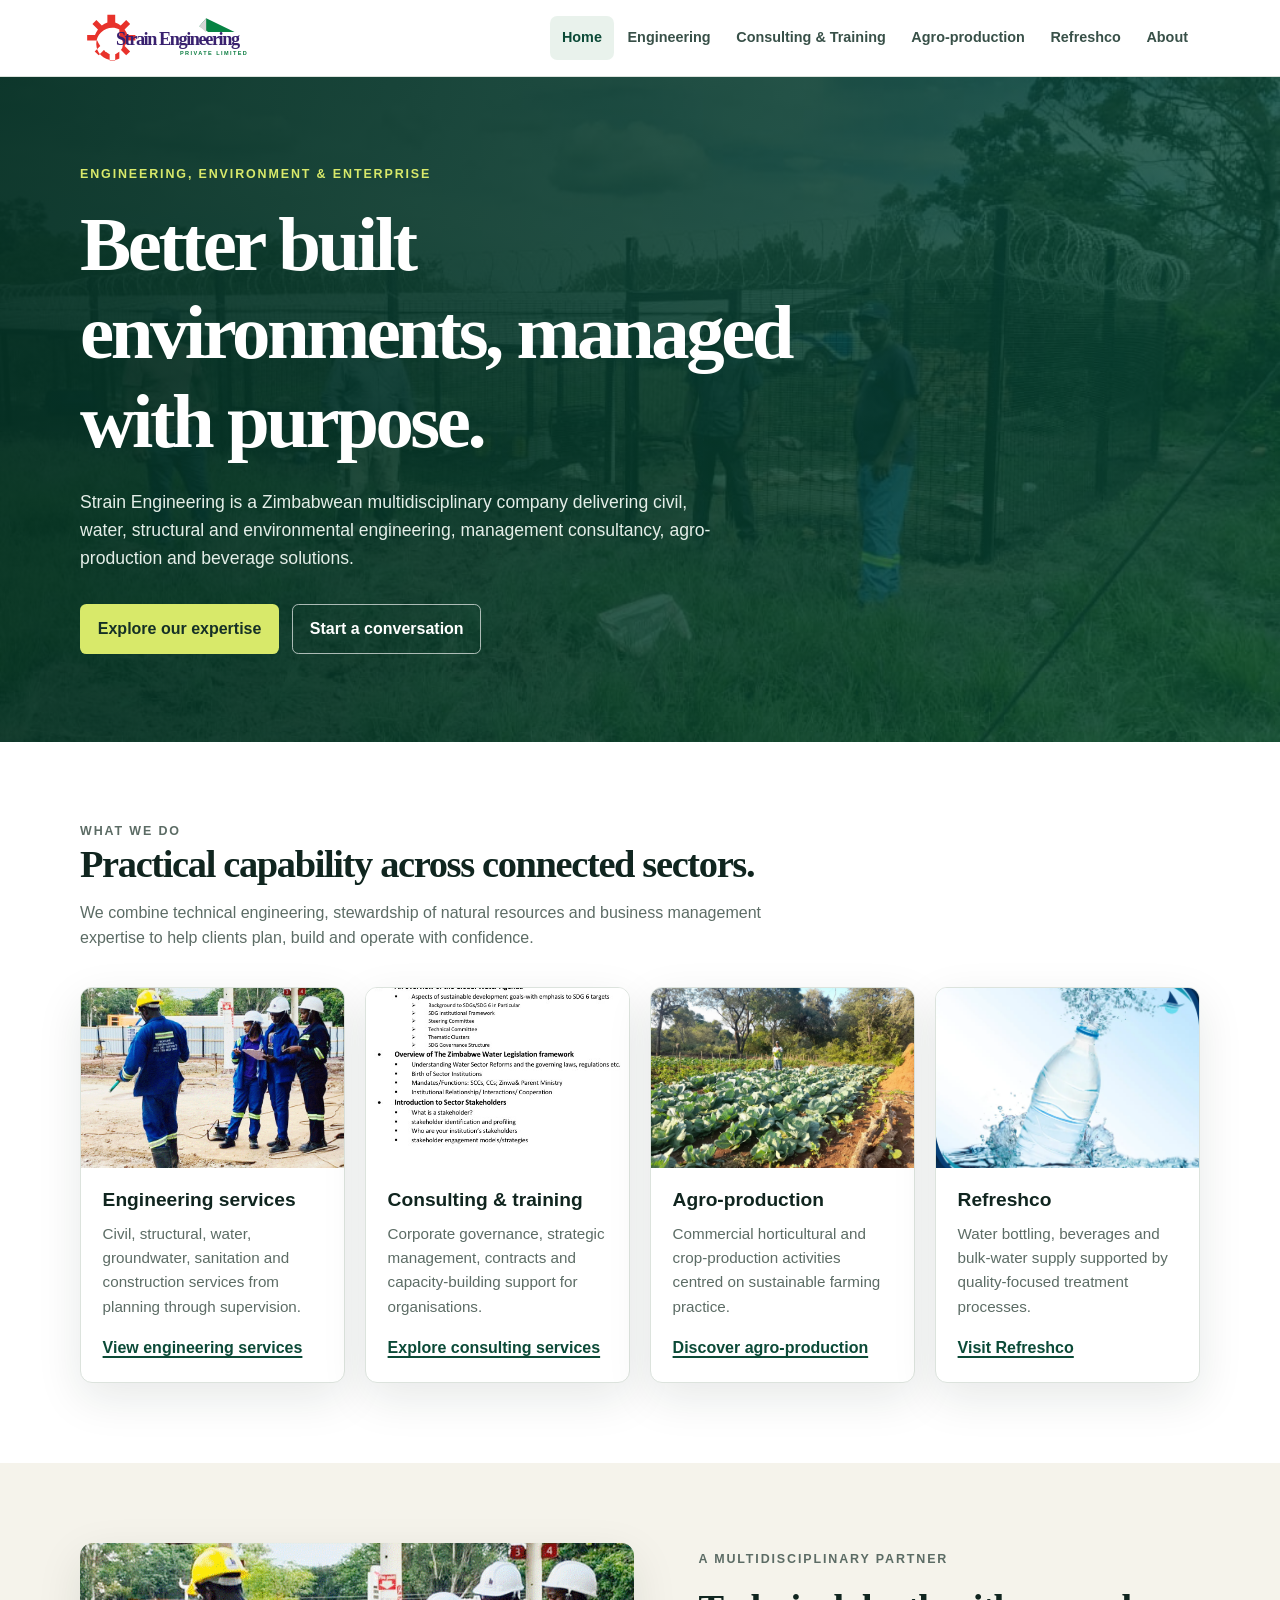
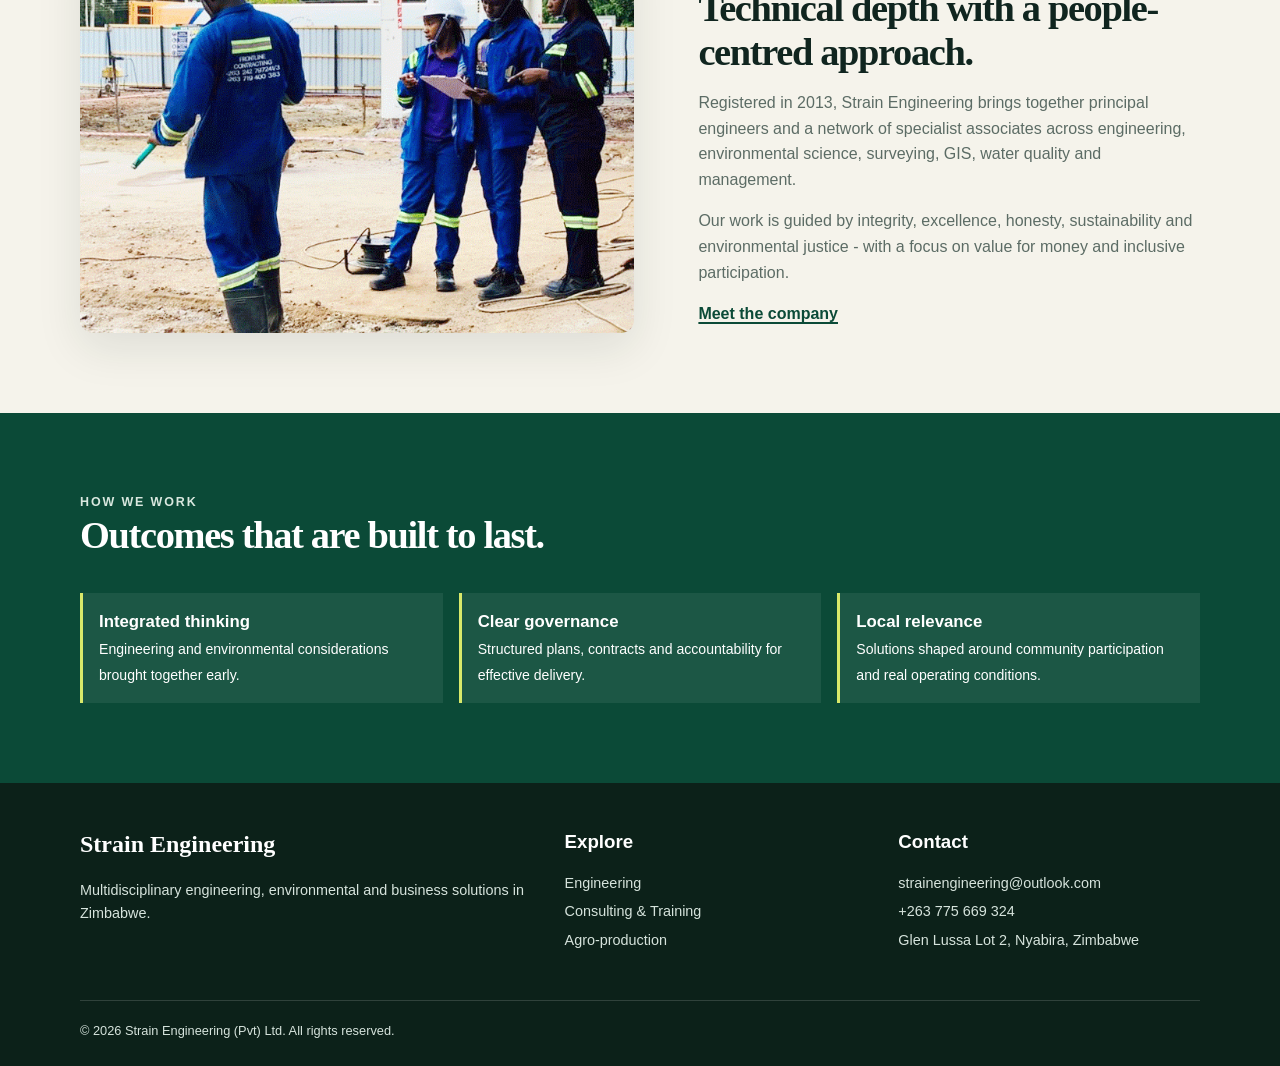
<file: index.html>
<!doctype html>
<html lang="en">
  <head>
    <meta charset="utf-8" />
    <meta name="viewport" content="width=device-width,initial-scale=1" />
    <meta
      name="description"
      content="Strain Engineering provides engineering, environmental, management consultancy, agro-production and beverage services in Zimbabwe."
    />
    <title>Strain Engineering | Sustainable solutions</title>
    <link rel="stylesheet" href="css/site.css" />
  </head>
  <body>
    <a class="skip-link" href="#main">Skip to content</a>
    <header class="site-header">
      <div class="nav-wrap">
        <a class="brand" href="index.html"
          ><img
            src="images/strain-engineering-logo.svg"
            alt="Strain Engineering logo"
          /><span>Strain Engineering<small>Private Limited</small></span></a
        ><button
          class="menu-toggle"
          type="button"
          aria-expanded="false"
          aria-controls="site-nav"
        >
          Menu
        </button>
        <nav class="site-nav" id="site-nav" aria-label="Main navigation">
          <ul>
            <li><a aria-current="page" href="index.html">Home</a></li>
            <li><a href="Engineering%20Services.html">Engineering</a></li>
            <li>
              <a href="Training%20Courses.html">Consulting &amp; Training</a>
            </li>
            <li><a href="Farming%20Services.html">Agro-production</a></li>
            <li>
              <a href="Refreshco%20Water%20And%20Beverages.html">Refreshco</a>
            </li>
            <li><a href="About.html">About</a></li>
          </ul>
        </nav>
      </div>
    </header>
    <main id="main">
      <section class="hero">
        <div class="container">
          <p class="eyebrow">Engineering, environment &amp; enterprise</p>
          <h1>Better built environments, managed with purpose.</h1>
          <p class="hero-copy">
            Strain Engineering is a Zimbabwean multidisciplinary company
            delivering civil, water, structural and environmental engineering,
            management consultancy, agro-production and beverage solutions.
          </p>
          <div class="button-row">
            <a class="button" href="Engineering%20Services.html"
              >Explore our expertise</a
            ><a class="button button--outline" href="About.html#contact"
              >Start a conversation</a
            >
          </div>
        </div>
      </section>
      <section class="section section--white">
        <div class="container">
          <div class="section-heading">
            <p class="eyebrow">What we do</p>
            <h2>Practical capability across connected sectors.</h2>
            <p>
              We combine technical engineering, stewardship of natural resources
              and business management expertise to help clients plan, build and
              operate with confidence.
            </p>
          </div>
          <div class="grid grid--services">
            <article class="card">
              <img src="images/eng.gif" alt="Engineering installation" />
              <div class="card__body">
                <h3>Engineering services</h3>
                <p>
                  Civil, structural, water, groundwater, sanitation and
                  construction services from planning through supervision.
                </p>
                <a class="text-link" href="Engineering%20Services.html"
                  >View engineering services</a
                >
              </div>
            </article>
            <article class="card">
              <img
                src="images/train1.jpg"
                alt="Professional training session"
              />
              <div class="card__body">
                <h3>Consulting &amp; training</h3>
                <p>
                  Corporate governance, strategic management, contracts and
                  capacity-building support for organisations.
                </p>
                <a class="text-link" href="Training%20Courses.html"
                  >Explore consulting services</a
                >
              </div>
            </article>
            <article class="card">
              <img
                src="images/farm.jpg"
                alt="Crops growing at Glen Brook Farm"
              />
              <div class="card__body">
                <h3>Agro-production</h3>
                <p>
                  Commercial horticultural and crop-production activities
                  centred on sustainable farming practice.
                </p>
                <a class="text-link" href="Farming%20Services.html"
                  >Discover agro-production</a
                >
              </div>
            </article>
            <article class="card">
              <img
                src="images/bottled water.webp"
                alt="Bottled water product"
              />
              <div class="card__body">
                <h3>Refreshco</h3>
                <p>
                  Water bottling, beverages and bulk-water supply supported by
                  quality-focused treatment processes.
                </p>
                <a
                  class="text-link"
                  href="Refreshco%20Water%20And%20Beverages.html"
                  >Visit Refreshco</a
                >
              </div>
            </article>
          </div>
        </div>
      </section>
      <section class="section">
        <div class="container split">
          <div class="split__image"></div>
          <div>
            <p class="eyebrow">A multidisciplinary partner</p>
            <h2>Technical depth with a people-centred approach.</h2>
            <p>
              Registered in 2013, Strain Engineering brings together principal
              engineers and a network of specialist associates across
              engineering, environmental science, surveying, GIS, water quality
              and management.
            </p>
            <p>
              Our work is guided by integrity, excellence, honesty,
              sustainability and environmental justice - with a focus on value
              for money and inclusive participation.
            </p>
            <a class="text-link" href="About.html">Meet the company</a>
          </div>
        </div>
      </section>
      <section class="section section--green">
        <div class="container">
          <div class="section-heading">
            <p class="eyebrow">How we work</p>
            <h2>Outcomes that are built to last.</h2>
          </div>
          <div class="stat-list">
            <div class="stat">
              <strong>Integrated thinking</strong
              ><span
                >Engineering and environmental considerations brought together
                early.</span
              >
            </div>
            <div class="stat">
              <strong>Clear governance</strong
              ><span
                >Structured plans, contracts and accountability for effective
                delivery.</span
              >
            </div>
            <div class="stat">
              <strong>Local relevance</strong
              ><span
                >Solutions shaped around community participation and real
                operating conditions.</span
              >
            </div>
          </div>
        </div>
      </section>
    </main>
    <footer class="site-footer">
      <div class="container footer-grid">
        <div>
          <h2>Strain Engineering</h2>
          <p>
            Multidisciplinary engineering, environmental and business solutions
            in Zimbabwe.
          </p>
        </div>
        <div>
          <h3>Explore</h3>
          <ul>
            <li><a href="Engineering%20Services.html">Engineering</a></li>
            <li>
              <a href="Training%20Courses.html">Consulting &amp; Training</a>
            </li>
            <li><a href="Farming%20Services.html">Agro-production</a></li>
          </ul>
        </div>
        <div>
          <h3>Contact</h3>
          <p>
            <a href="mailto:strainengineering@outlook.com"
              >strainengineering@outlook.com</a
            >
          </p>
          <p><a href="tel:+263775669324">+263 775 669 324</a></p>
          <p>Glen Lussa Lot 2, Nyabira, Zimbabwe</p>
        </div>
      </div>
      <div class="container footer-bottom">
        &copy; 2026 Strain Engineering (Pvt) Ltd. All rights reserved.
      </div>
    </footer>
    <script src="js/site.js"></script>
  </body>
</html>
</file>
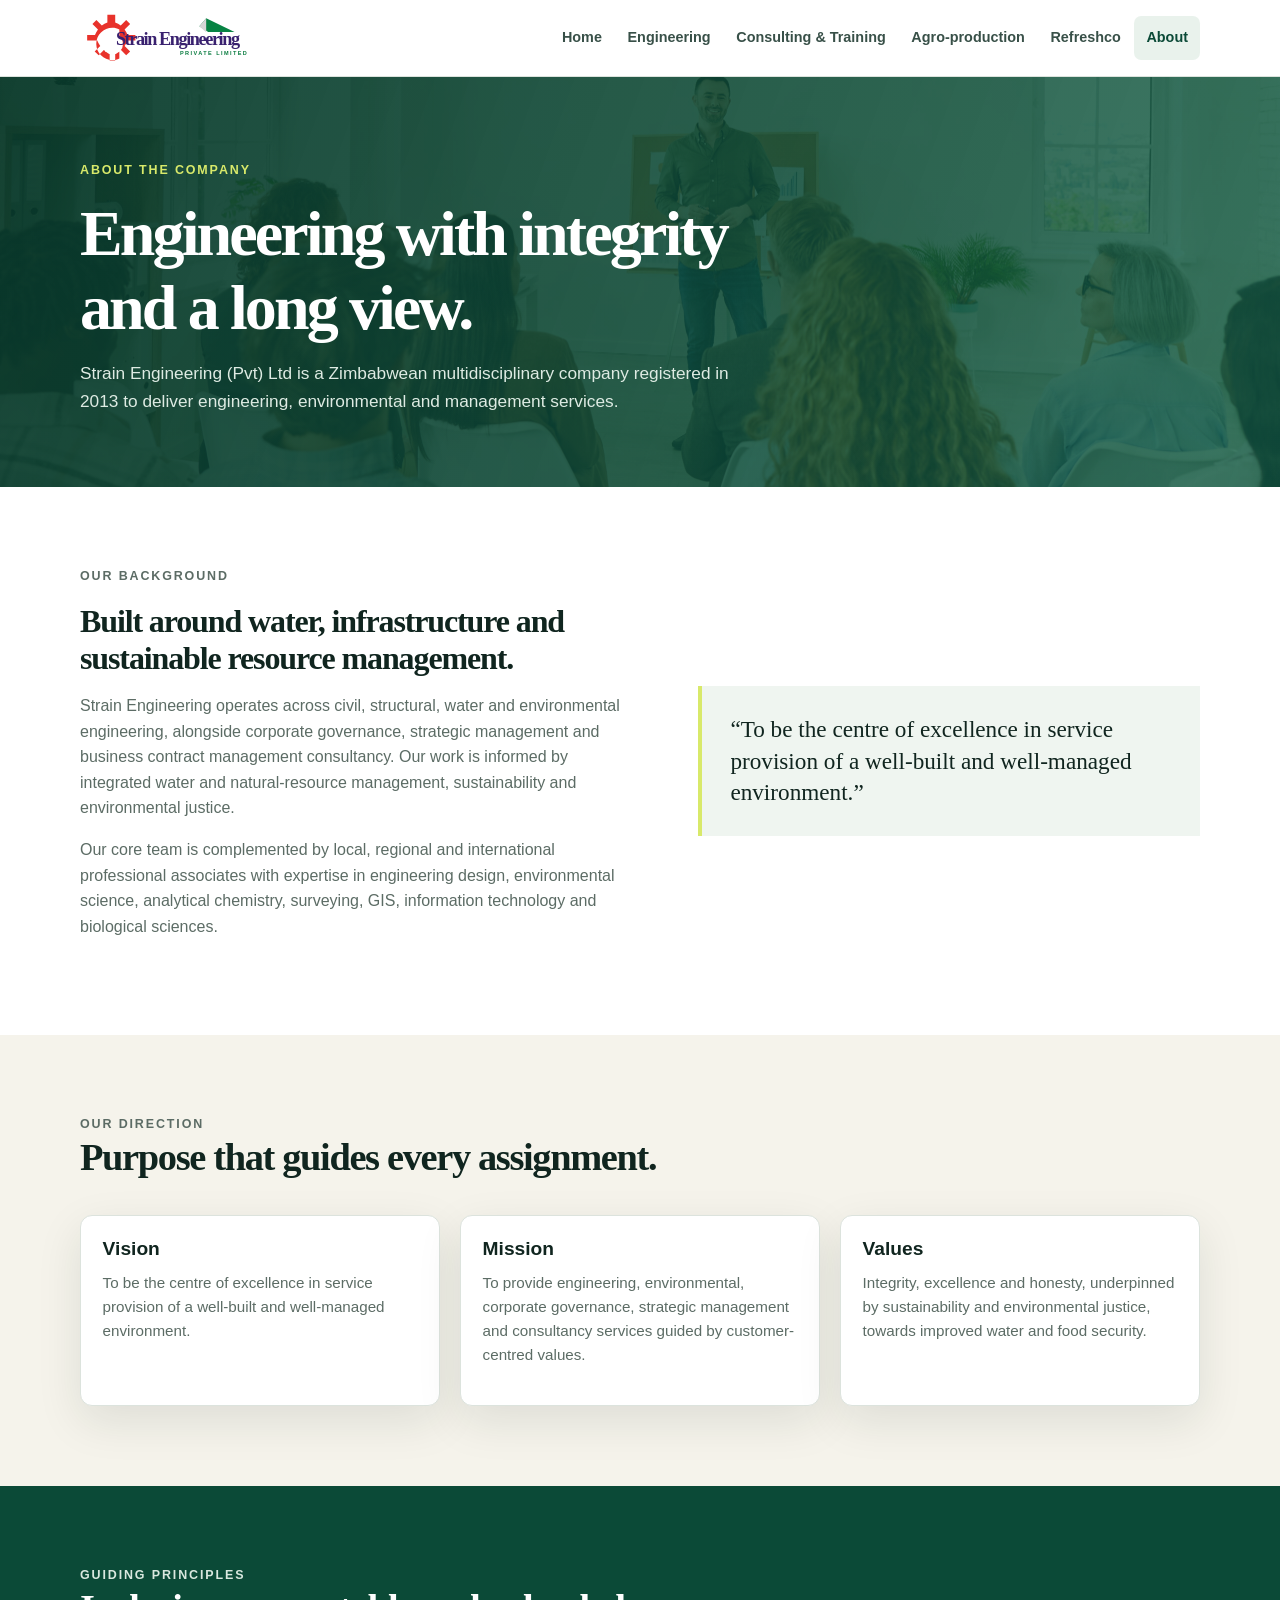
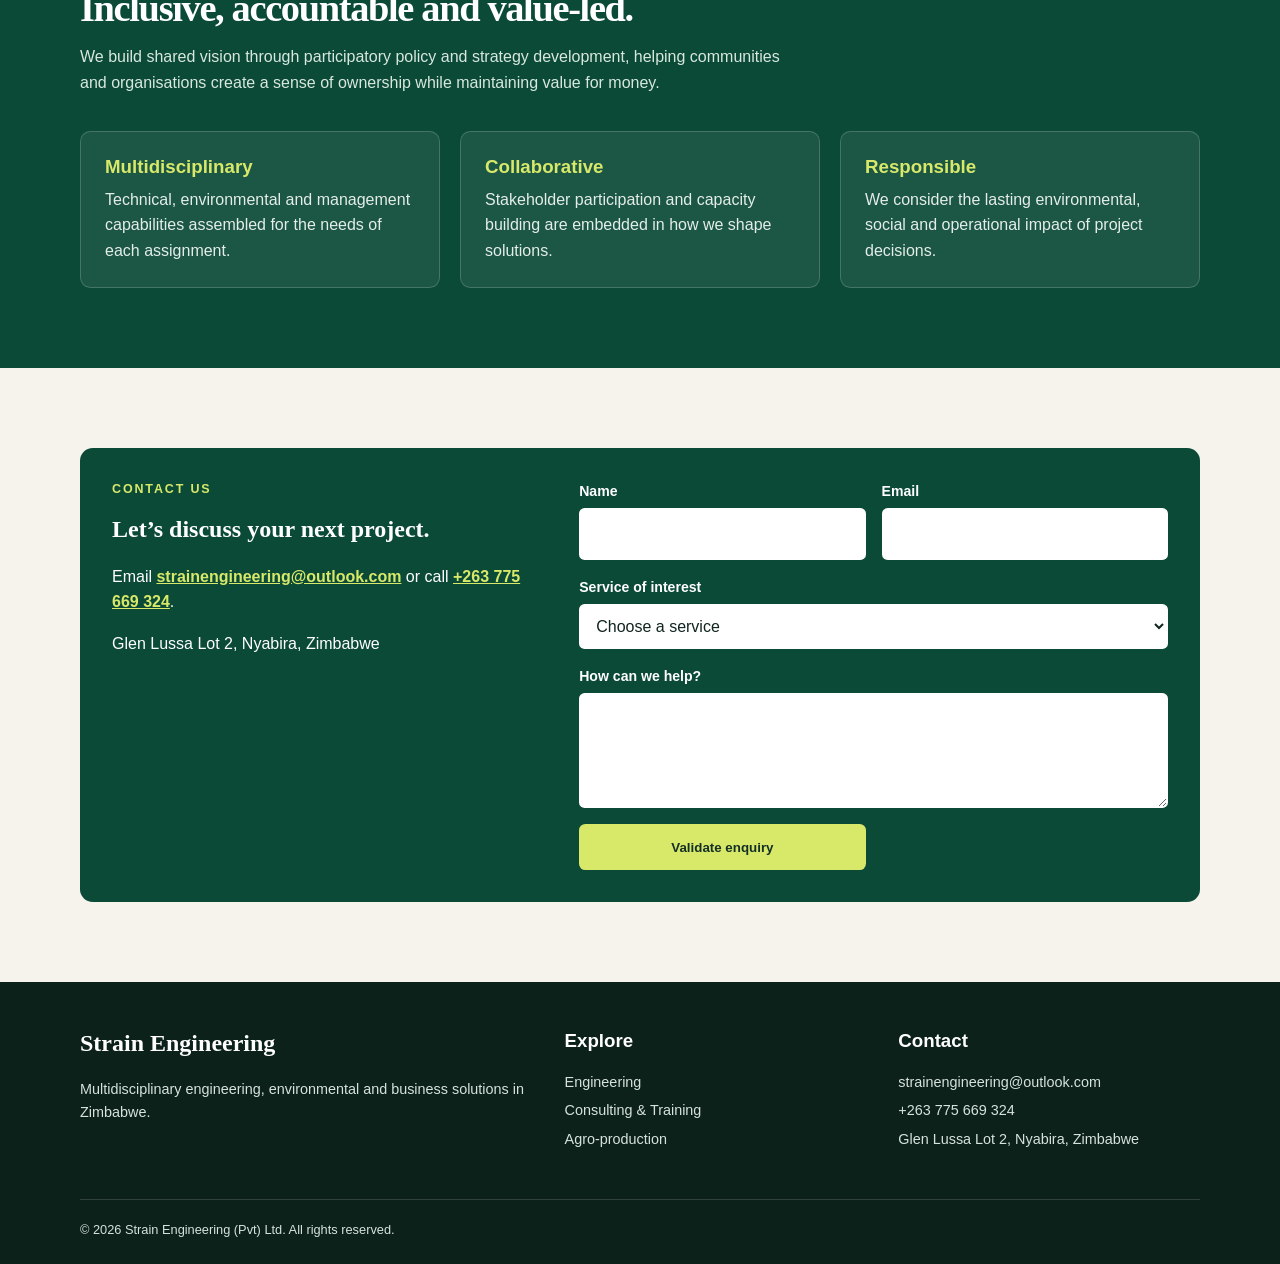
<file: About.html>
<!doctype html>
<html lang="en">
  <head>
    <meta charset="utf-8" />
    <meta name="viewport" content="width=device-width,initial-scale=1" />
    <meta
      name="description"
      content="About Strain Engineering Private Limited."
    />
    <title>About | Strain Engineering</title>
    <link rel="stylesheet" href="css/site.css" />
  </head>
  <body>
    <a class="skip-link" href="#main">Skip to content</a>
    <header class="site-header">
      <div class="nav-wrap">
        <a class="brand" href="index.html"
          ><img src="images/strain-engineering-logo.svg" alt="Strain Engineering logo" /><span
            >Strain Engineering<small>Private Limited</small></span
          ></a
        ><button
          class="menu-toggle"
          type="button"
          aria-expanded="false"
          aria-controls="site-nav"
        >
          Menu
        </button>
        <nav class="site-nav" id="site-nav" aria-label="Main navigation">
          <ul>
            <li><a href="index.html">Home</a></li>
            <li><a href="Engineering%20Services.html">Engineering</a></li>
            <li>
              <a href="Training%20Courses.html">Consulting &amp; Training</a>
            </li>
            <li><a href="Farming%20Services.html">Agro-production</a></li>
            <li>
              <a href="Refreshco%20Water%20And%20Beverages.html">Refreshco</a>
            </li>
            <li><a aria-current="page" href="About.html">About</a></li>
          </ul>
        </nav>
      </div>
    </header>
    <main id="main">
      <section class="page-hero">
        <div class="container">
          <p class="eyebrow">About the company</p>
          <h1>Engineering with integrity and a long view.</h1>
          <p>
            Strain Engineering (Pvt) Ltd is a Zimbabwean multidisciplinary
            company registered in 2013 to deliver engineering, environmental and
            management services.
          </p>
        </div>
      </section>
      <section class="section section--white">
        <div class="container split">
          <div class="prose">
            <p class="eyebrow">Our background</p>
            <h2>
              Built around water, infrastructure and sustainable resource
              management.
            </h2>
            <p>
              Strain Engineering operates across civil, structural, water and
              environmental engineering, alongside corporate governance,
              strategic management and business contract management consultancy.
              Our work is informed by integrated water and natural-resource
              management, sustainability and environmental justice.
            </p>
            <p>
              Our core team is complemented by local, regional and international
              professional associates with expertise in engineering design,
              environmental science, analytical chemistry, surveying, GIS,
              information technology and biological sciences.
            </p>
          </div>
          <blockquote class="quote">
            “To be the centre of excellence in service provision of a well-built
            and well-managed environment.”
          </blockquote>
        </div>
      </section>
      <section class="section">
        <div class="container">
          <div class="section-heading">
            <p class="eyebrow">Our direction</p>
            <h2>Purpose that guides every assignment.</h2>
          </div>
          <div class="grid grid--three">
            <article class="card">
              <div class="card__body">
                <h3>Vision</h3>
                <p>
                  To be the centre of excellence in service provision of a
                  well-built and well-managed environment.
                </p>
              </div>
            </article>
            <article class="card">
              <div class="card__body">
                <h3>Mission</h3>
                <p>
                  To provide engineering, environmental, corporate governance,
                  strategic management and consultancy services guided by
                  customer-centred values.
                </p>
              </div>
            </article>
            <article class="card">
              <div class="card__body">
                <h3>Values</h3>
                <p>
                  Integrity, excellence and honesty, underpinned by
                  sustainability and environmental justice, towards improved
                  water and food security.
                </p>
              </div>
            </article>
          </div>
        </div>
      </section>
      <section class="section section--green">
        <div class="container">
          <div class="section-heading">
            <p class="eyebrow">Guiding principles</p>
            <h2>Inclusive, accountable and value-led.</h2>
            <p>
              We build shared vision through participatory policy and strategy
              development, helping communities and organisations create a sense
              of ownership while maintaining value for money.
            </p>
          </div>
          <div class="grid grid--three">
            <div class="feature">
              <h3>Multidisciplinary</h3>
              <p>
                Technical, environmental and management capabilities assembled
                for the needs of each assignment.
              </p>
            </div>
            <div class="feature">
              <h3>Collaborative</h3>
              <p>
                Stakeholder participation and capacity building are embedded in
                how we shape solutions.
              </p>
            </div>
            <div class="feature">
              <h3>Responsible</h3>
              <p>
                We consider the lasting environmental, social and operational
                impact of project decisions.
              </p>
            </div>
          </div>
        </div>
      </section>
      <section class="section" id="contact">
        <div class="container contact-panel">
          <div>
            <p class="eyebrow">Contact us</p>
            <h2>Let’s discuss your next project.</h2>
            <p>
              Email
              <a href="mailto:strainengineering@outlook.com"
                >strainengineering@outlook.com</a
              >
              or call <a href="tel:+263775669324">+263 775 669 324</a>.
            </p>
            <p>Glen Lussa Lot 2, Nyabira, Zimbabwe</p>
          </div>
          <form id="enquiry-form" novalidate>
            <div class="form-field">
              <label for="name">Name</label
              ><input id="name" name="name" autocomplete="name" required />
            </div>
            <div class="form-field">
              <label for="email">Email</label
              ><input
                id="email"
                name="email"
                type="email"
                autocomplete="email"
                required
              />
            </div>
            <div class="form-field form-field--full">
              <label for="service">Service of interest</label
              ><select id="service" name="service" required>
                <option value="">Choose a service</option>
                <option>Engineering</option>
                <option>Consulting and training</option>
                <option>Agro-production</option>
                <option>Refreshco water and beverages</option>
                <option>General enquiry</option>
              </select>
            </div>
            <div class="form-field form-field--full">
              <label for="message">How can we help?</label
              ><textarea
                id="message"
                name="message"
                required
                minlength="20"
              ></textarea>
            </div>
            <button class="button" type="submit">Validate enquiry</button>
            <p class="form-status" role="status" aria-live="polite"></p>
          </form>
        </div>
      </section>
    </main>
    <footer class="site-footer">
      <div class="container footer-grid">
        <div>
          <h2>Strain Engineering</h2>
          <p>
            Multidisciplinary engineering, environmental and business solutions
            in Zimbabwe.
          </p>
        </div>
        <div>
          <h3>Explore</h3>
          <ul>
            <li><a href="Engineering%20Services.html">Engineering</a></li>
            <li>
              <a href="Training%20Courses.html">Consulting &amp; Training</a>
            </li>
            <li><a href="Farming%20Services.html">Agro-production</a></li>
          </ul>
        </div>
        <div>
          <h3>Contact</h3>
          <p>
            <a href="mailto:strainengineering@outlook.com"
              >strainengineering@outlook.com</a
            >
          </p>
          <p><a href="tel:+263775669324">+263 775 669 324</a></p>
          <p>Glen Lussa Lot 2, Nyabira, Zimbabwe</p>
        </div>
      </div>
      <div class="container footer-bottom">
        &copy; 2026 Strain Engineering (Pvt) Ltd. All rights reserved.
      </div>
    </footer>
    <script src="js/site.js"></script>
  </body>
</html>
</file>
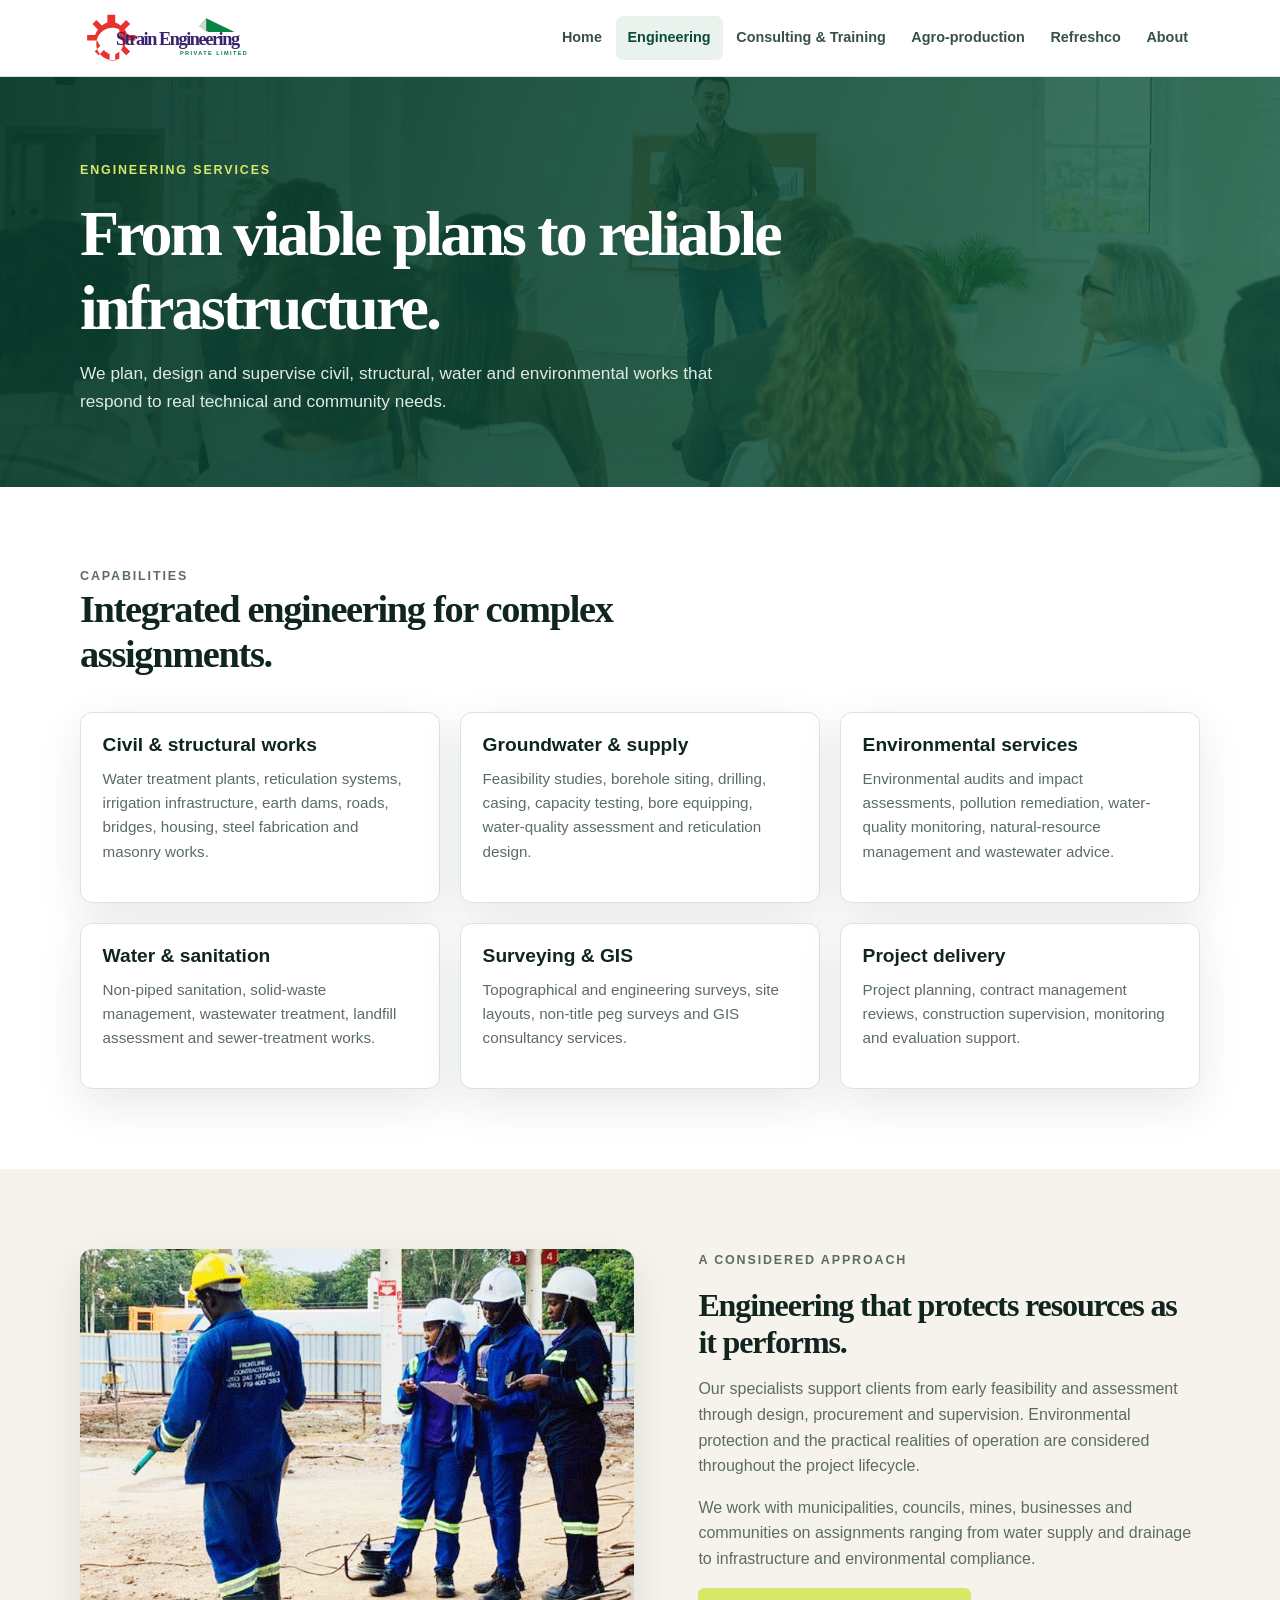
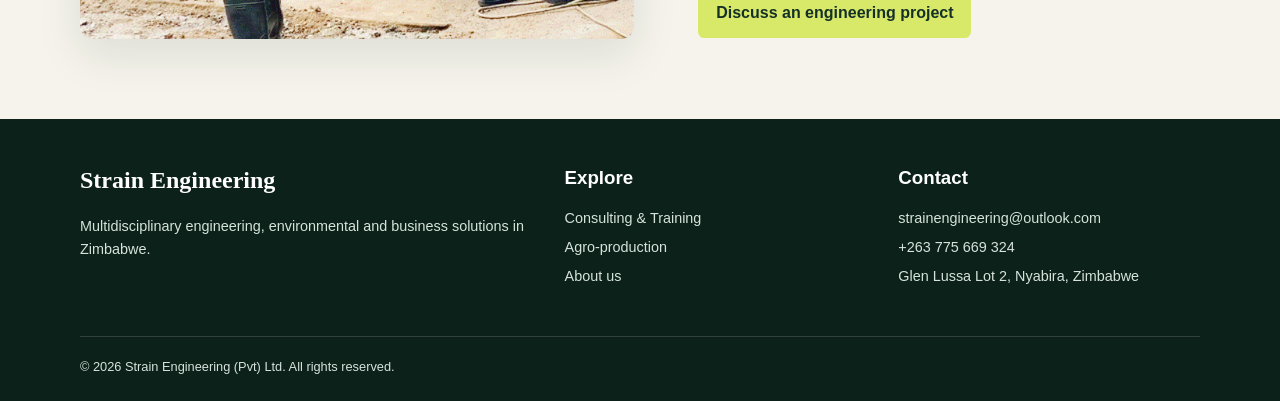
<file: Engineering Services.html>
<!doctype html>
<html lang="en">
  <head>
    <meta charset="utf-8" />
    <meta name="viewport" content="width=device-width,initial-scale=1" />
    <meta
      name="description"
      content="Civil, structural, water and environmental engineering services from Strain Engineering."
    />
    <title>Engineering Services | Strain Engineering</title>
    <link rel="stylesheet" href="css/site.css" />
  </head>
  <body>
    <a class="skip-link" href="#main">Skip to content</a>
    <header class="site-header">
      <div class="nav-wrap">
        <a class="brand" href="index.html"
          ><img
            src="images/strain-engineering-logo.svg"
            alt="Strain Engineering logo"
          /><span>Strain Engineering<small>Private Limited</small></span></a
        ><button
          class="menu-toggle"
          type="button"
          aria-expanded="false"
          aria-controls="site-nav"
        >
          Menu
        </button>
        <nav class="site-nav" id="site-nav" aria-label="Main navigation">
          <ul>
            <li><a href="index.html">Home</a></li>
            <li>
              <a aria-current="page" href="Engineering%20Services.html"
                >Engineering</a
              >
            </li>
            <li>
              <a href="Training%20Courses.html">Consulting &amp; Training</a>
            </li>
            <li><a href="Farming%20Services.html">Agro-production</a></li>
            <li>
              <a href="Refreshco%20Water%20And%20Beverages.html">Refreshco</a>
            </li>
            <li><a href="About.html">About</a></li>
          </ul>
        </nav>
      </div>
    </header>
    <main id="main">
      <section class="page-hero">
        <div class="container">
          <p class="eyebrow">Engineering services</p>
          <h1>From viable plans to reliable infrastructure.</h1>
          <p>
            We plan, design and supervise civil, structural, water and
            environmental works that respond to real technical and community
            needs.
          </p>
        </div>
      </section>
      <section class="section section--white">
        <div class="container">
          <div class="section-heading">
            <p class="eyebrow">Capabilities</p>
            <h2>Integrated engineering for complex assignments.</h2>
          </div>
          <div class="grid grid--three">
            <article class="card">
              <div class="card__body">
                <h3>Civil &amp; structural works</h3>
                <p>
                  Water treatment plants, reticulation systems, irrigation
                  infrastructure, earth dams, roads, bridges, housing, steel
                  fabrication and masonry works.
                </p>
              </div>
            </article>
            <article class="card">
              <div class="card__body">
                <h3>Groundwater &amp; supply</h3>
                <p>
                  Feasibility studies, borehole siting, drilling, casing,
                  capacity testing, bore equipping, water-quality assessment and
                  reticulation design.
                </p>
              </div>
            </article>
            <article class="card">
              <div class="card__body">
                <h3>Environmental services</h3>
                <p>
                  Environmental audits and impact assessments, pollution
                  remediation, water-quality monitoring, natural-resource
                  management and wastewater advice.
                </p>
              </div>
            </article>
            <article class="card">
              <div class="card__body">
                <h3>Water &amp; sanitation</h3>
                <p>
                  Non-piped sanitation, solid-waste management, wastewater
                  treatment, landfill assessment and sewer-treatment works.
                </p>
              </div>
            </article>
            <article class="card">
              <div class="card__body">
                <h3>Surveying &amp; GIS</h3>
                <p>
                  Topographical and engineering surveys, site layouts, non-title
                  peg surveys and GIS consultancy services.
                </p>
              </div>
            </article>
            <article class="card">
              <div class="card__body">
                <h3>Project delivery</h3>
                <p>
                  Project planning, contract management reviews, construction
                  supervision, monitoring and evaluation support.
                </p>
              </div>
            </article>
          </div>
        </div>
      </section>
      <section class="section">
        <div class="container split">
          <div class="split__image"></div>
          <div class="prose">
            <p class="eyebrow">A considered approach</p>
            <h2>Engineering that protects resources as it performs.</h2>
            <p>
              Our specialists support clients from early feasibility and
              assessment through design, procurement and supervision.
              Environmental protection and the practical realities of operation
              are considered throughout the project lifecycle.
            </p>
            <p>
              We work with municipalities, councils, mines, businesses and
              communities on assignments ranging from water supply and drainage
              to infrastructure and environmental compliance.
            </p>
            <a class="button" href="About.html#contact"
              >Discuss an engineering project</a
            >
          </div>
        </div>
      </section>
    </main>
    <footer class="site-footer">
      <div class="container footer-grid">
        <div>
          <h2>Strain Engineering</h2>
          <p>
            Multidisciplinary engineering, environmental and business solutions
            in Zimbabwe.
          </p>
        </div>
        <div>
          <h3>Explore</h3>
          <ul>
            <li>
              <a href="Training%20Courses.html">Consulting &amp; Training</a>
            </li>
            <li><a href="Farming%20Services.html">Agro-production</a></li>
            <li><a href="About.html">About us</a></li>
          </ul>
        </div>
        <div>
          <h3>Contact</h3>
          <p>
            <a href="mailto:strainengineering@outlook.com"
              >strainengineering@outlook.com</a
            >
          </p>
          <p><a href="tel:+263775669324">+263 775 669 324</a></p>
          <p>Glen Lussa Lot 2, Nyabira, Zimbabwe</p>
        </div>
      </div>
      <div class="container footer-bottom">
        &copy; 2026 Strain Engineering (Pvt) Ltd. All rights reserved.
      </div>
    </footer>
    <script src="js/site.js"></script>
  </body>
</html>
</file>
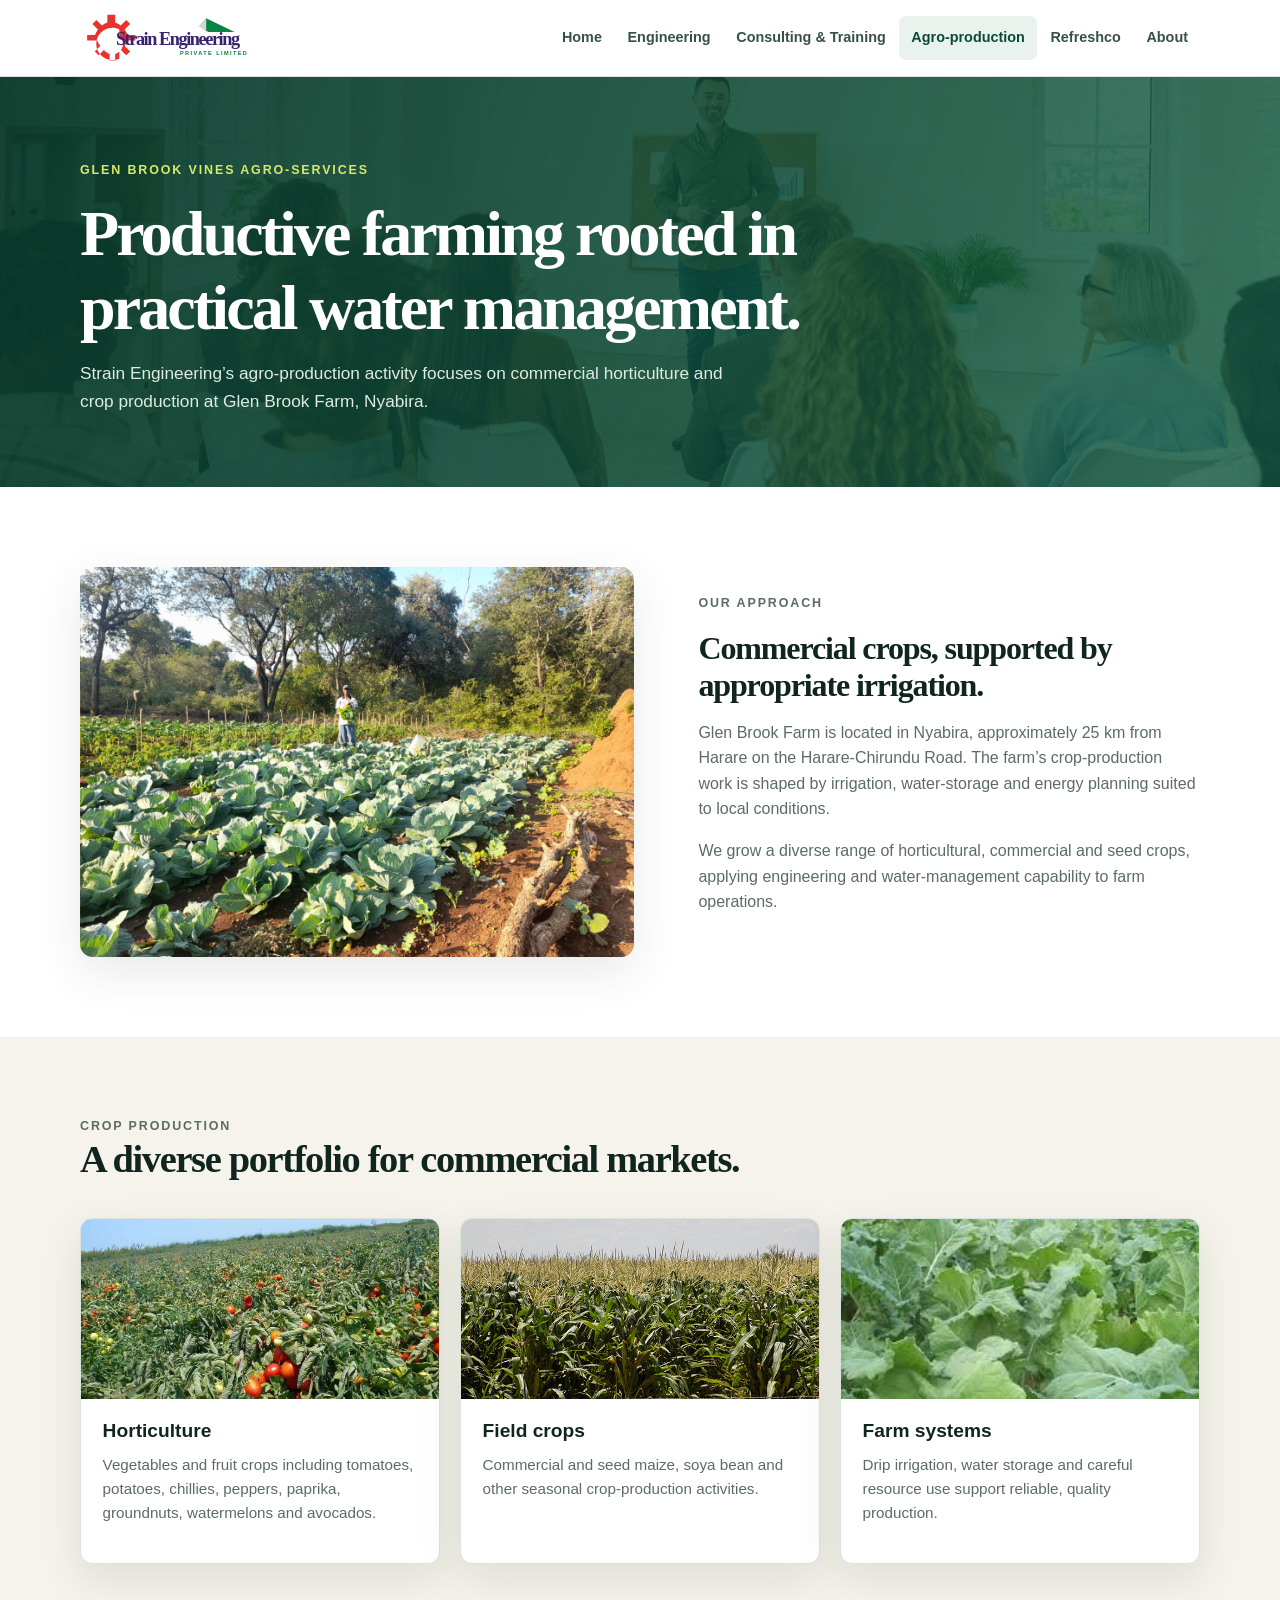
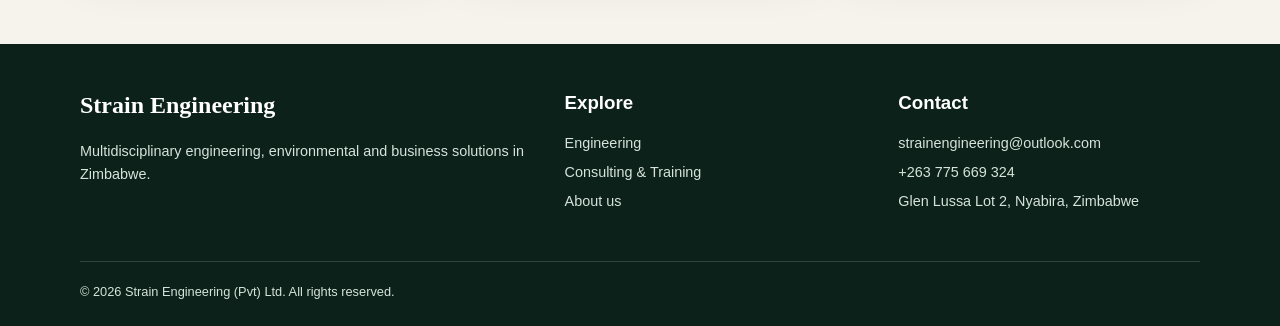
<file: Farming Services.html>
<!doctype html>
<html lang="en">
  <head>
    <meta charset="utf-8" />
    <meta name="viewport" content="width=device-width,initial-scale=1" />
    <meta
      name="description"
      content="Commercial horticulture and crop production from Glen Brook Vines Agro-Services."
    />
    <title>Agro-production | Strain Engineering</title>
    <link rel="stylesheet" href="css/site.css" />
  </head>
  <body>
    <a class="skip-link" href="#main">Skip to content</a>
    <header class="site-header">
      <div class="nav-wrap">
        <a class="brand" href="index.html"
          ><img
            src="images/strain-engineering-logo.svg"
            alt="Strain Engineering logo"
          /><span>Strain Engineering<small>Private Limited</small></span></a
        ><button
          class="menu-toggle"
          type="button"
          aria-expanded="false"
          aria-controls="site-nav"
        >
          Menu
        </button>
        <nav class="site-nav" id="site-nav" aria-label="Main navigation">
          <ul>
            <li><a href="index.html">Home</a></li>
            <li><a href="Engineering%20Services.html">Engineering</a></li>
            <li>
              <a href="Training%20Courses.html">Consulting &amp; Training</a>
            </li>
            <li>
              <a aria-current="page" href="Farming%20Services.html"
                >Agro-production</a
              >
            </li>
            <li>
              <a href="Refreshco%20Water%20And%20Beverages.html">Refreshco</a>
            </li>
            <li><a href="About.html">About</a></li>
          </ul>
        </nav>
      </div>
    </header>
    <main id="main">
      <section class="page-hero">
        <div class="container">
          <p class="eyebrow">Glen Brook Vines Agro-Services</p>
          <h1>Productive farming rooted in practical water management.</h1>
          <p>
            Strain Engineering’s agro-production activity focuses on commercial
            horticulture and crop production at Glen Brook Farm, Nyabira.
          </p>
        </div>
      </section>
      <section class="section section--white">
        <div class="container split">
          <div class="split__image split__image--farm"></div>
          <div class="prose">
            <p class="eyebrow">Our approach</p>
            <h2>Commercial crops, supported by appropriate irrigation.</h2>
            <p>
              Glen Brook Farm is located in Nyabira, approximately 25 km from
              Harare on the Harare-Chirundu Road. The farm’s crop-production
              work is shaped by irrigation, water-storage and energy planning
              suited to local conditions.
            </p>
            <p>
              We grow a diverse range of horticultural, commercial and seed
              crops, applying engineering and water-management capability to
              farm operations.
            </p>
          </div>
        </div>
      </section>
      <section class="section">
        <div class="container">
          <div class="section-heading">
            <p class="eyebrow">Crop production</p>
            <h2>A diverse portfolio for commercial markets.</h2>
          </div>
          <div class="grid grid--three">
            <article class="card">
              <img src="images/tomato.jpg" alt="Tomato crop" />
              <div class="card__body">
                <h3>Horticulture</h3>
                <p>
                  Vegetables and fruit crops including tomatoes, potatoes,
                  chillies, peppers, paprika, groundnuts, watermelons and
                  avocados.
                </p>
              </div>
            </article>
            <article class="card">
              <img src="images/maize.jpg" alt="Maize crop" />
              <div class="card__body">
                <h3>Field crops</h3>
                <p>
                  Commercial and seed maize, soya bean and other seasonal
                  crop-production activities.
                </p>
              </div>
            </article>
            <article class="card">
              <img src="images/kale.jpg" alt="Kale crop" />
              <div class="card__body">
                <h3>Farm systems</h3>
                <p>
                  Drip irrigation, water storage and careful resource use
                  support reliable, quality production.
                </p>
              </div>
            </article>
          </div>
        </div>
      </section>
    </main>
    <footer class="site-footer">
      <div class="container footer-grid">
        <div>
          <h2>Strain Engineering</h2>
          <p>
            Multidisciplinary engineering, environmental and business solutions
            in Zimbabwe.
          </p>
        </div>
        <div>
          <h3>Explore</h3>
          <ul>
            <li><a href="Engineering%20Services.html">Engineering</a></li>
            <li>
              <a href="Training%20Courses.html">Consulting &amp; Training</a>
            </li>
            <li><a href="About.html">About us</a></li>
          </ul>
        </div>
        <div>
          <h3>Contact</h3>
          <p>
            <a href="mailto:strainengineering@outlook.com"
              >strainengineering@outlook.com</a
            >
          </p>
          <p><a href="tel:+263775669324">+263 775 669 324</a></p>
          <p>Glen Lussa Lot 2, Nyabira, Zimbabwe</p>
        </div>
      </div>
      <div class="container footer-bottom">
        &copy; 2026 Strain Engineering (Pvt) Ltd. All rights reserved.
      </div>
    </footer>
    <script src="js/site.js"></script>
  </body>
</html>
</file>
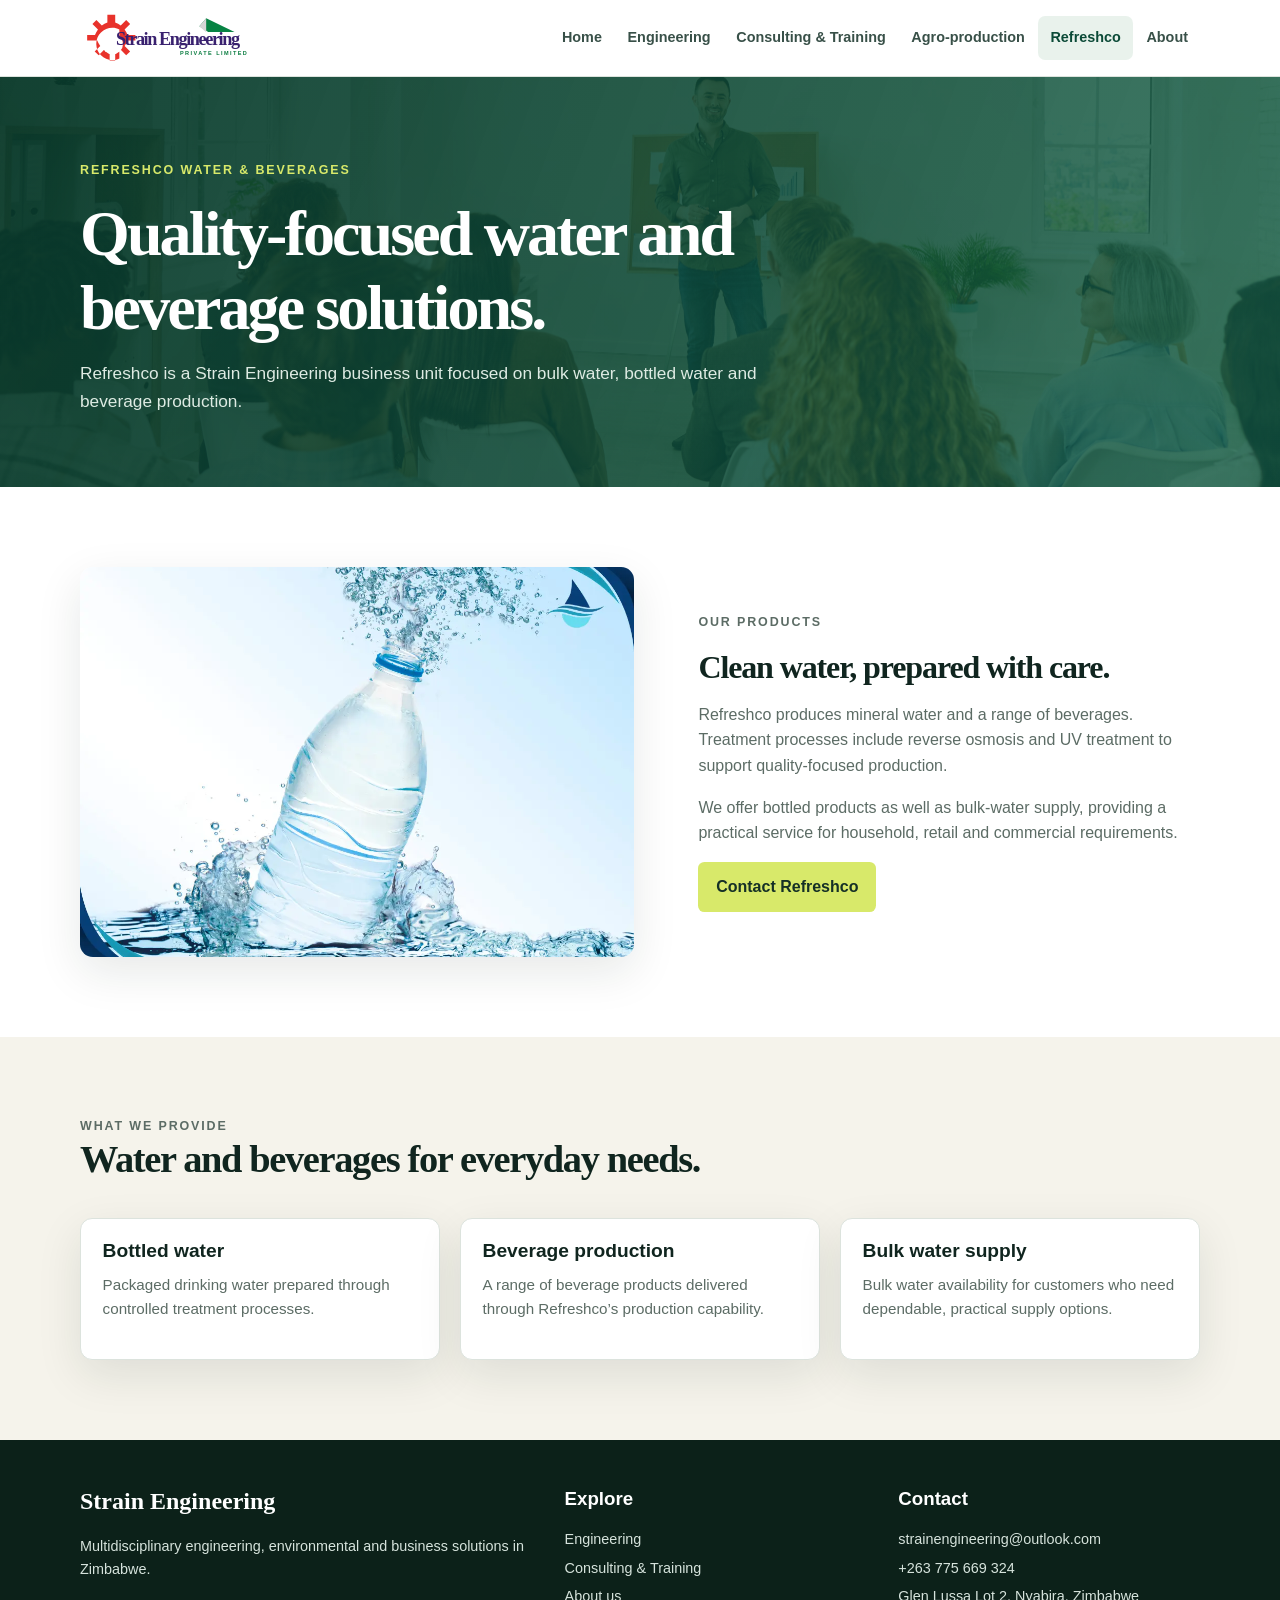
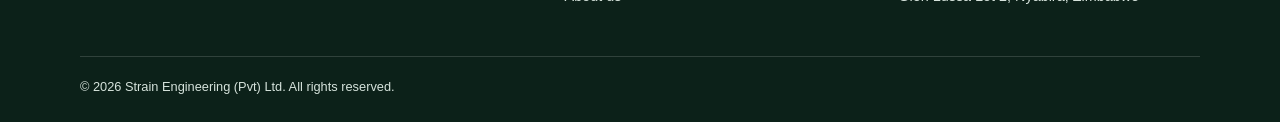
<file: Refreshco Water And Beverages.html>
<!doctype html>
<html lang="en">
  <head>
    <meta charset="utf-8" />
    <meta name="viewport" content="width=device-width,initial-scale=1" />
    <meta
      name="description"
      content="Refreshco Water and Beverages, a Strain Engineering business unit."
    />
    <title>Refreshco | Strain Engineering</title>
    <link rel="stylesheet" href="css/site.css" />
  </head>
  <body>
    <a class="skip-link" href="#main">Skip to content</a>
    <header class="site-header">
      <div class="nav-wrap">
        <a class="brand" href="index.html"
          ><img
            src="images/strain-engineering-logo.svg"
            alt="Strain Engineering logo"
          /><span>Strain Engineering<small>Private Limited</small></span></a
        ><button
          class="menu-toggle"
          type="button"
          aria-expanded="false"
          aria-controls="site-nav"
        >
          Menu
        </button>
        <nav class="site-nav" id="site-nav" aria-label="Main navigation">
          <ul>
            <li><a href="index.html">Home</a></li>
            <li><a href="Engineering%20Services.html">Engineering</a></li>
            <li>
              <a href="Training%20Courses.html">Consulting &amp; Training</a>
            </li>
            <li><a href="Farming%20Services.html">Agro-production</a></li>
            <li>
              <a
                aria-current="page"
                href="Refreshco%20Water%20And%20Beverages.html"
                >Refreshco</a
              >
            </li>
            <li><a href="About.html">About</a></li>
          </ul>
        </nav>
      </div>
    </header>
    <main id="main">
      <section class="page-hero">
        <div class="container">
          <p class="eyebrow">Refreshco Water &amp; Beverages</p>
          <h1>Quality-focused water and beverage solutions.</h1>
          <p>
            Refreshco is a Strain Engineering business unit focused on bulk
            water, bottled water and beverage production.
          </p>
        </div>
      </section>
      <section class="section section--white">
        <div class="container split">
          <div
            class="split__image"
            style="background-image: url(&quot;images/bottled water.webp&quot;)"
          ></div>
          <div class="prose">
            <p class="eyebrow">Our products</p>
            <h2>Clean water, prepared with care.</h2>
            <p>
              Refreshco produces mineral water and a range of beverages.
              Treatment processes include reverse osmosis and UV treatment to
              support quality-focused production.
            </p>
            <p>
              We offer bottled products as well as bulk-water supply, providing
              a practical service for household, retail and commercial
              requirements.
            </p>
            <a class="button" href="About.html#contact">Contact Refreshco</a>
          </div>
        </div>
      </section>
      <section class="section">
        <div class="container">
          <div class="section-heading">
            <p class="eyebrow">What we provide</p>
            <h2>Water and beverages for everyday needs.</h2>
          </div>
          <div class="grid grid--three">
            <article class="card">
              <div class="card__body">
                <h3>Bottled water</h3>
                <p>
                  Packaged drinking water prepared through controlled treatment
                  processes.
                </p>
              </div>
            </article>
            <article class="card">
              <div class="card__body">
                <h3>Beverage production</h3>
                <p>
                  A range of beverage products delivered through Refreshco’s
                  production capability.
                </p>
              </div>
            </article>
            <article class="card">
              <div class="card__body">
                <h3>Bulk water supply</h3>
                <p>
                  Bulk water availability for customers who need dependable,
                  practical supply options.
                </p>
              </div>
            </article>
          </div>
        </div>
      </section>
    </main>
    <footer class="site-footer">
      <div class="container footer-grid">
        <div>
          <h2>Strain Engineering</h2>
          <p>
            Multidisciplinary engineering, environmental and business solutions
            in Zimbabwe.
          </p>
        </div>
        <div>
          <h3>Explore</h3>
          <ul>
            <li><a href="Engineering%20Services.html">Engineering</a></li>
            <li>
              <a href="Training%20Courses.html">Consulting &amp; Training</a>
            </li>
            <li><a href="About.html">About us</a></li>
          </ul>
        </div>
        <div>
          <h3>Contact</h3>
          <p>
            <a href="mailto:strainengineering@outlook.com"
              >strainengineering@outlook.com</a
            >
          </p>
          <p><a href="tel:+263775669324">+263 775 669 324</a></p>
          <p>Glen Lussa Lot 2, Nyabira, Zimbabwe</p>
        </div>
      </div>
      <div class="container footer-bottom">
        &copy; 2026 Strain Engineering (Pvt) Ltd. All rights reserved.
      </div>
    </footer>
    <script src="js/site.js"></script>
  </body>
</html>
</file>
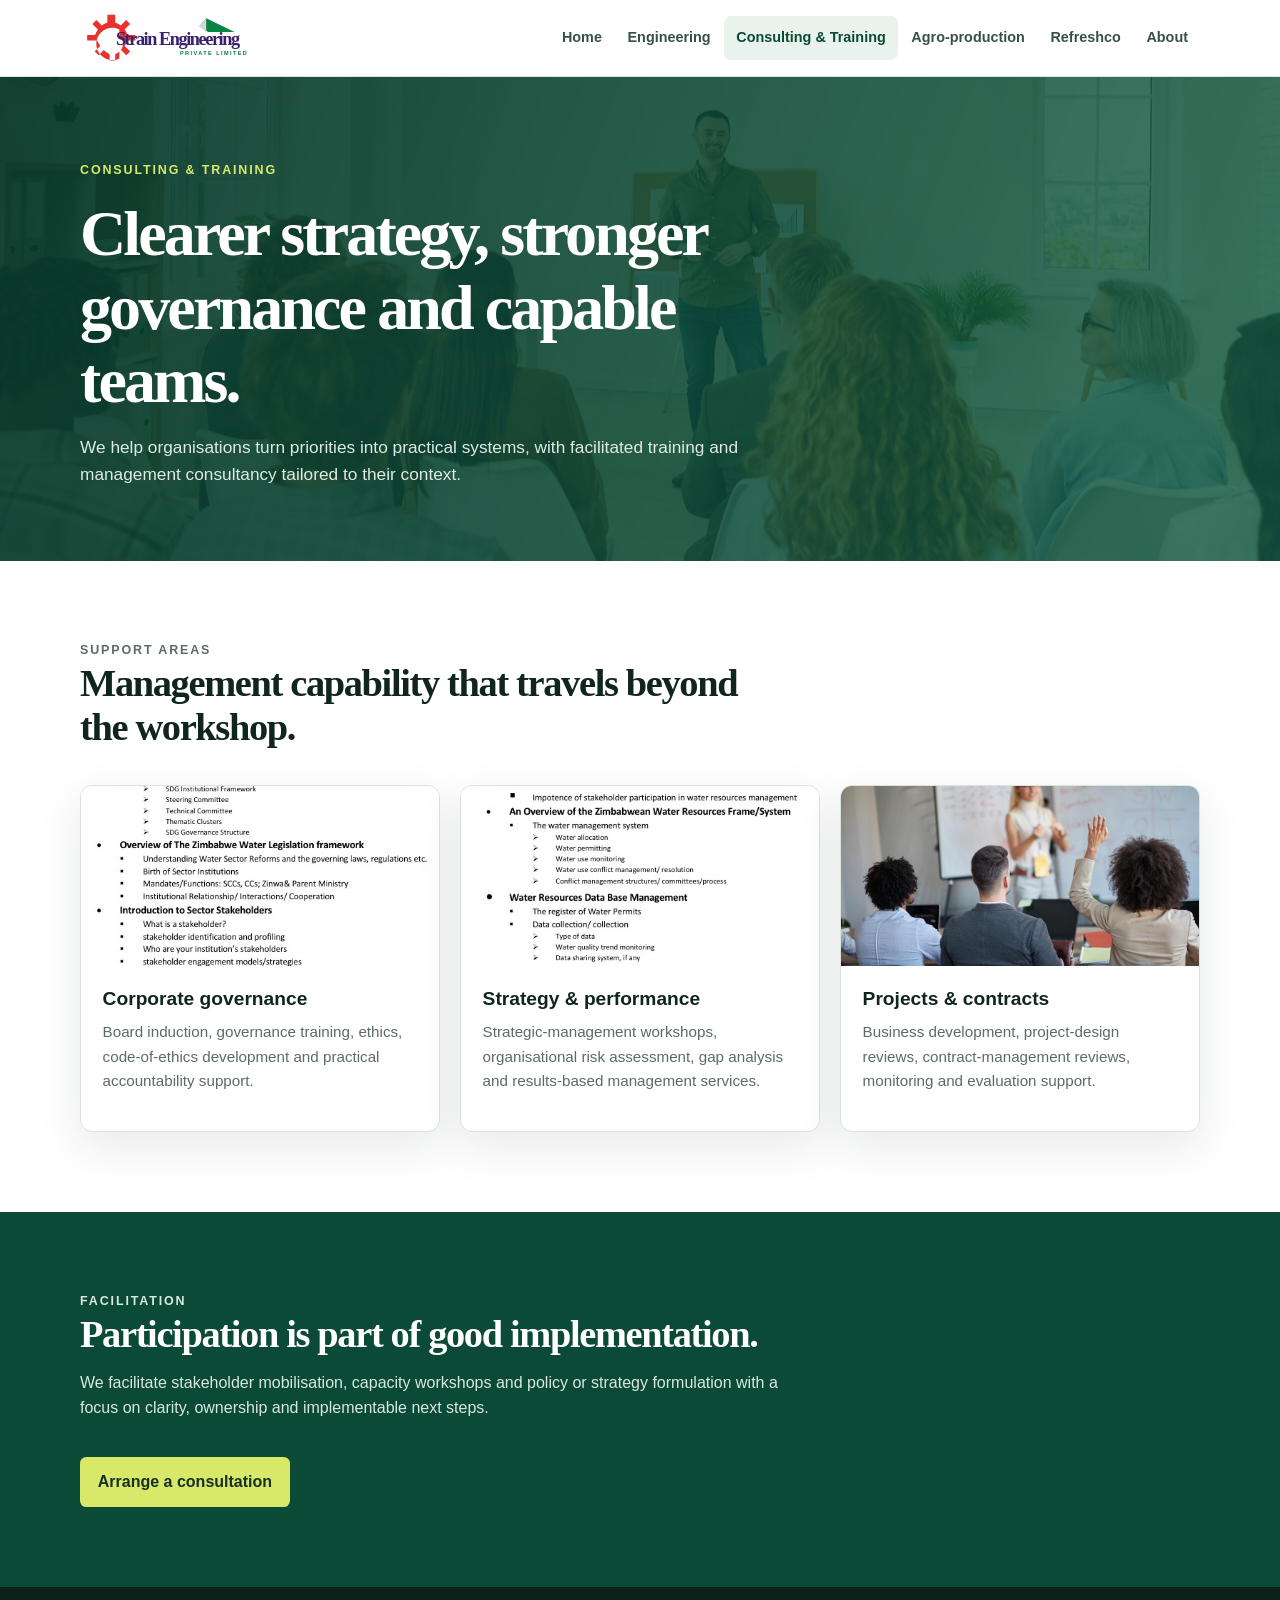
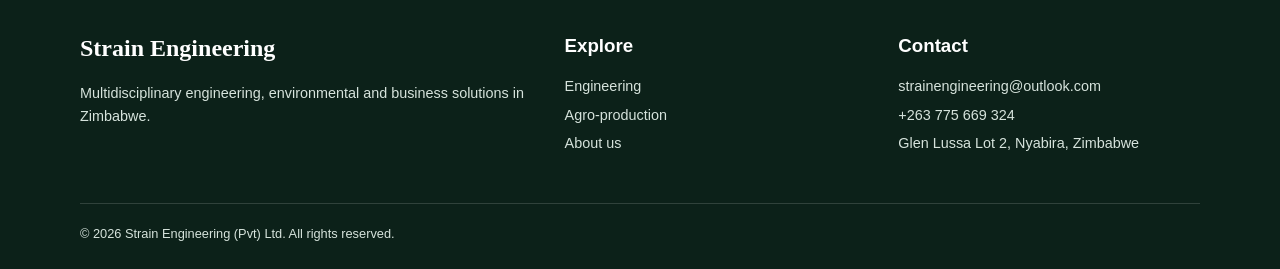
<file: Training Courses.html>
<!doctype html>
<html lang="en">
  <head>
    <meta charset="utf-8" />
    <meta name="viewport" content="width=device-width,initial-scale=1" />
    <meta
      name="description"
      content="Business management consultancy and professional training from Strain Engineering."
    />
    <title>Consulting &amp; Training | Strain Engineering</title>
    <link rel="stylesheet" href="css/site.css" />
  </head>
  <body>
    <a class="skip-link" href="#main">Skip to content</a>
    <header class="site-header">
      <div class="nav-wrap">
        <a class="brand" href="index.html"
          ><img
            src="images/strain-engineering-logo.svg"
            alt="Strain Engineering logo"
          /><span>Strain Engineering<small>Private Limited</small></span></a
        ><button
          class="menu-toggle"
          type="button"
          aria-expanded="false"
          aria-controls="site-nav"
        >
          Menu
        </button>
        <nav class="site-nav" id="site-nav" aria-label="Main navigation">
          <ul>
            <li><a href="index.html">Home</a></li>
            <li><a href="Engineering%20Services.html">Engineering</a></li>
            <li>
              <a aria-current="page" href="Training%20Courses.html"
                >Consulting &amp; Training</a
              >
            </li>
            <li><a href="Farming%20Services.html">Agro-production</a></li>
            <li>
              <a href="Refreshco%20Water%20And%20Beverages.html">Refreshco</a>
            </li>
            <li><a href="About.html">About</a></li>
          </ul>
        </nav>
      </div>
    </header>
    <main id="main">
      <section class="page-hero">
        <div class="container">
          <p class="eyebrow">Consulting &amp; training</p>
          <h1>Clearer strategy, stronger governance and capable teams.</h1>
          <p>
            We help organisations turn priorities into practical systems, with
            facilitated training and management consultancy tailored to their
            context.
          </p>
        </div>
      </section>
      <section class="section section--white">
        <div class="container">
          <div class="section-heading">
            <p class="eyebrow">Support areas</p>
            <h2>Management capability that travels beyond the workshop.</h2>
          </div>
          <div class="grid grid--three">
            <article class="card">
              <img src="images/train1.jpg" alt="Training materials" />
              <div class="card__body">
                <h3>Corporate governance</h3>
                <p>
                  Board induction, governance training, ethics, code-of-ethics
                  development and practical accountability support.
                </p>
              </div>
            </article>
            <article class="card">
              <img
                src="images/train2.jpg"
                alt="Professional development session"
              />
              <div class="card__body">
                <h3>Strategy &amp; performance</h3>
                <p>
                  Strategic-management workshops, organisational risk
                  assessment, gap analysis and results-based management
                  services.
                </p>
              </div>
            </article>
            <article class="card">
              <img src="images/38.png" alt="Business planning graphic" />
              <div class="card__body">
                <h3>Projects &amp; contracts</h3>
                <p>
                  Business development, project-design reviews,
                  contract-management reviews, monitoring and evaluation
                  support.
                </p>
              </div>
            </article>
          </div>
        </div>
      </section>
      <section class="section section--green">
        <div class="container">
          <div class="section-heading">
            <p class="eyebrow">Facilitation</p>
            <h2>Participation is part of good implementation.</h2>
            <p>
              We facilitate stakeholder mobilisation, capacity workshops and
              policy or strategy formulation with a focus on clarity, ownership
              and implementable next steps.
            </p>
          </div>
          <div class="button-row">
            <a class="button" href="About.html#contact"
              >Arrange a consultation</a
            >
          </div>
        </div>
      </section>
    </main>
    <footer class="site-footer">
      <div class="container footer-grid">
        <div>
          <h2>Strain Engineering</h2>
          <p>
            Multidisciplinary engineering, environmental and business solutions
            in Zimbabwe.
          </p>
        </div>
        <div>
          <h3>Explore</h3>
          <ul>
            <li><a href="Engineering%20Services.html">Engineering</a></li>
            <li><a href="Farming%20Services.html">Agro-production</a></li>
            <li><a href="About.html">About us</a></li>
          </ul>
        </div>
        <div>
          <h3>Contact</h3>
          <p>
            <a href="mailto:strainengineering@outlook.com"
              >strainengineering@outlook.com</a
            >
          </p>
          <p><a href="tel:+263775669324">+263 775 669 324</a></p>
          <p>Glen Lussa Lot 2, Nyabira, Zimbabwe</p>
        </div>
      </div>
      <div class="container footer-bottom">
        &copy; 2026 Strain Engineering (Pvt) Ltd. All rights reserved.
      </div>
    </footer>
    <script src="js/site.js"></script>
  </body>
</html>
</file>
<file: css/site.css>
:root {
  --ink: #10251f;
  --muted: #5c6c65;
  --forest: #0b4a37;
  --green: #17805b;
  --lime: #d8e96a;
  --sand: #f5f3eb;
  --line: #dce3dd;
  --white: #fff;
  --shadow: 0 15px 45px rgba(16, 37, 31, 0.1);
}
* {
  box-sizing: border-box;
}
html {
  scroll-behavior: smooth;
}
body {
  margin: 0;
  color: var(--ink);
  background: var(--sand);
  font-family: Arial, Helvetica, sans-serif;
  line-height: 1.6;
}
img {
  display: block;
  max-width: 100%;
}
a {
  color: inherit;
}
.skip-link {
  position: absolute;
  left: 1rem;
  top: -4rem;
  z-index: 20;
  background: var(--lime);
  padding: 0.6rem 1rem;
  font-weight: 700;
}
.skip-link:focus {
  top: 1rem;
}
.site-header {
  position: sticky;
  top: 0;
  z-index: 10;
  background: rgba(255, 255, 255, 0.96);
  border-bottom: 1px solid var(--line);
  backdrop-filter: blur(10px);
}
.nav-wrap,
.container {
  width: min(1120px, calc(100% - 2.5rem));
  margin: auto;
}
.nav-wrap {
  min-height: 76px;
  display: flex;
  align-items: center;
  justify-content: space-between;
  gap: 1.5rem;
}
.brand {
  display: flex;
  align-items: center;
  gap: 0.75rem;
  text-decoration: none;
  font-weight: 800;
  letter-spacing: 0.01em;
  color: var(--forest);
}
.brand img {
  width: 200px;
  height: 70px;
  object-fit: contain;
}
.brand span {
  display: none;
}
.brand small {
  color: var(--muted);
  font-size: 0.69rem;
  font-weight: 700;
  letter-spacing: 0.1em;
  text-transform: uppercase;
}
.site-nav ul {
  display: flex;
  align-items: center;
  gap: 0.1rem;
  margin: 0;
  padding: 0;
  list-style: none;
}
.site-nav a {
  display: block;
  padding: 0.65rem 0.75rem;
  color: #385048;
  border-radius: 0.45rem;
  text-decoration: none;
  font-size: 0.9rem;
  font-weight: 700;
}
.site-nav a:hover,
.site-nav a[aria-current="page"] {
  color: var(--forest);
  background: #e9f2ec;
}
.menu-toggle {
  display: none;
  padding: 0.5rem;
  color: var(--forest);
  background: transparent;
  border: 1px solid var(--line);
  border-radius: 0.4rem;
  font: inherit;
  font-weight: 700;
}
.hero {
  position: relative;
  overflow: hidden;
  color: white;
  background:
    linear-gradient(110deg, rgba(5, 48, 35, 0.94), rgba(9, 74, 55, 0.76)),
    url("../images/bck1.jpg") center/cover;
}
.hero .container {
  min-height: 490px;
  display: grid;
  align-content: center;
  padding-block: 5.5rem;
}
.eyebrow {
  margin: 0 0 1rem;
  color: var(--lime);
  font-size: 0.78rem;
  font-weight: 800;
  letter-spacing: 0.15em;
  text-transform: uppercase;
}
h1,
h2,
h3 {
  line-height: 1.15;
}
h1 {
  max-width: 750px;
  margin: 0;
  font-family: Georgia, "Times New Roman", serif;
  font-size: clamp(2.6rem, 6vw, 4.8rem);
  letter-spacing: -0.045em;
}
.hero-copy {
  max-width: 650px;
  margin: 1.35rem 0 2rem;
  color: #e4eee8;
  font-size: 1.1rem;
}
.button-row {
  display: flex;
  flex-wrap: wrap;
  gap: 0.8rem;
}
.button {
  display: inline-flex;
  justify-content: center;
  align-items: center;
  min-height: 46px;
  padding: 0.7rem 1.05rem;
  border: 1px solid transparent;
  border-radius: 0.4rem;
  background: var(--lime);
  color: #153026;
  text-decoration: none;
  font-weight: 800;
}
.button:hover {
  background: #ecf68c;
  transform: translateY(-1px);
}
.button--outline {
  color: white;
  background: transparent;
  border-color: rgba(255, 255, 255, 0.65);
}
.button--outline:hover {
  color: var(--forest);
  background: white;
}
.section {
  padding: 5rem 0;
}
.section--white {
  background: white;
}
.section--green {
  color: white;
  background: var(--forest);
}
.section--small {
  padding: 3.25rem 0;
}
.section-heading {
  max-width: 700px;
  margin-bottom: 2.25rem;
}
.section-heading h2 {
  margin: 0 0 0.85rem;
  font-family: Georgia, "Times New Roman", serif;
  font-size: clamp(2rem, 3vw, 3rem);
  letter-spacing: -0.035em;
}
.section-heading p {
  margin: 0;
  color: var(--muted);
}
.section--green .section-heading p {
  color: #d9e8df;
}
.grid {
  display: grid;
  gap: 1.25rem;
}
.grid--services {
  grid-template-columns: repeat(4, 1fr);
}
.grid--three {
  grid-template-columns: repeat(3, 1fr);
}
.card {
  overflow: hidden;
  background: white;
  border: 1px solid var(--line);
  border-radius: 0.75rem;
  box-shadow: var(--shadow);
}
.card img {
  width: 100%;
  height: 180px;
  object-fit: cover;
}
.card__body {
  padding: 1.35rem;
}
.card h3 {
  margin: 0 0 0.65rem;
  font-size: 1.2rem;
}
.card p {
  margin: 0 0 1rem;
  color: var(--muted);
  font-size: 0.95rem;
}
.text-link {
  color: var(--forest);
  font-weight: 800;
  text-decoration-thickness: 2px;
  text-underline-offset: 3px;
}
.split {
  display: grid;
  grid-template-columns: 1.05fr 0.95fr;
  gap: 4rem;
  align-items: center;
}
.split__image {
  min-height: 390px;
  border-radius: 0.8rem;
  background: url("../images/eng.gif") center/cover;
  box-shadow: var(--shadow);
}
.split__image--farm {
  background-image: url("../images/farm.jpg");
}
.split h2 {
  margin: 0 0 1rem;
  font-family: Georgia, "Times New Roman", serif;
  font-size: clamp(2rem, 3vw, 3rem);
  letter-spacing: -0.035em;
}
.split p {
  color: var(--muted);
}
.stat-list {
  display: grid;
  grid-template-columns: repeat(3, 1fr);
  gap: 1rem;
  margin-top: 1.5rem;
}
.stat {
  padding: 1rem;
  border-left: 3px solid var(--lime);
  background: rgba(255, 255, 255, 0.07);
}
.stat strong {
  display: block;
  font-size: 1.05rem;
}
.stat span {
  font-size: 0.88rem;
}
.page-hero {
  color: white;
  background:
    linear-gradient(110deg, rgba(7, 56, 41, 0.94), rgba(12, 89, 62, 0.78)),
    url("../images/bck3.jpeg") center/cover;
}
.page-hero .container {
  padding-block: 5.25rem 4.5rem;
}
.page-hero h1 {
  font-size: clamp(2.5rem, 5vw, 4.2rem);
}
.page-hero p:last-child {
  max-width: 680px;
  margin: 1rem 0 0;
  color: #deebe3;
  font-size: 1.08rem;
}
.feature {
  padding: 1.5rem;
  border: 1px solid rgba(255, 255, 255, 0.18);
  border-radius: 0.65rem;
  background: rgba(255, 255, 255, 0.07);
}
.feature h3 {
  margin: 0 0 0.55rem;
  color: var(--lime);
}
.feature p,
.feature li {
  margin: 0;
  color: #e4eee8;
}
.feature ul {
  margin: 0.75rem 0 0;
  padding-left: 1.1rem;
}
.prose {
  max-width: 780px;
}
.prose h2 {
  margin-top: 0;
  font-family: Georgia, "Times New Roman", serif;
  font-size: 2rem;
}
.prose p,
.prose li {
  color: var(--muted);
}
.prose ul {
  padding-left: 1.25rem;
}
.quote {
  margin: 0;
  padding: 1.75rem;
  border-left: 4px solid var(--lime);
  background: #eff5f0;
  font-family: Georgia, "Times New Roman", serif;
  font-size: 1.45rem;
  line-height: 1.35;
}
.contact-panel {
  display: grid;
  grid-template-columns: 0.85fr 1.15fr;
  gap: 2rem;
  padding: 2rem;
  color: white;
  background: var(--forest);
  border-radius: 0.8rem;
}
.contact-panel h2 {
  margin-top: 0;
  font-family: Georgia, "Times New Roman", serif;
}
.contact-panel a {
  color: var(--lime);
  font-weight: 700;
}
form {
  display: grid;
  grid-template-columns: repeat(2, 1fr);
  gap: 1rem;
}
.form-field {
  display: grid;
  gap: 0.35rem;
}
.form-field--full {
  grid-column: 1/-1;
}
label {
  font-size: 0.88rem;
  font-weight: 800;
}
input,
select,
textarea {
  width: 100%;
  padding: 0.75rem;
  color: var(--ink);
  background: white;
  border: 1px solid transparent;
  border-radius: 0.35rem;
  font: inherit;
}
textarea {
  min-height: 115px;
  resize: vertical;
}
input:focus,
select:focus,
textarea:focus {
  outline: 3px solid rgba(216, 233, 106, 0.6);
}
.form-status {
  display: none;
  grid-column: 1/-1;
  margin: 0;
  color: var(--lime);
  font-weight: 700;
}
.form-status.is-visible {
  display: block;
}
.site-footer {
  padding: 3rem 0 1.5rem;
  color: #d6e3dc;
  background: #0c2119;
}
.footer-grid {
  display: grid;
  grid-template-columns: 1.2fr 0.8fr 0.8fr;
  gap: 2rem;
}
.site-footer h2,
.site-footer h3 {
  margin-top: 0;
  color: white;
}
.site-footer h2 {
  font-family: Georgia, "Times New Roman", serif;
  font-size: 1.5rem;
}
.site-footer p,
.site-footer li {
  margin: 0.35rem 0;
  font-size: 0.9rem;
}
.site-footer ul {
  padding: 0;
  list-style: none;
}
.site-footer a {
  color: #d6e3dc;
  text-decoration: none;
}
.site-footer a:hover {
  color: var(--lime);
}
.footer-bottom {
  margin-top: 2rem;
  padding-top: 1.25rem;
  border-top: 1px solid rgba(255, 255, 255, 0.15);
  font-size: 0.8rem;
}
@media (max-width: 900px) {
  .grid--services {
    grid-template-columns: repeat(2, 1fr);
  }
  .split,
  .contact-panel {
    grid-template-columns: 1fr;
    gap: 2rem;
  }
  .footer-grid {
    grid-template-columns: 1fr 1fr;
  }
}
@media (max-width: 680px) {
  .brand img {
    width: 200px;
    height: 45px;
  }
  .nav-wrap {
    min-height: 68px;
  }
  .menu-toggle {
    display: block;
  }
  .site-nav {
    position: absolute;
    top: 100%;
    left: 0;
    right: 0;
    display: none;
    padding: 0.75rem 1.25rem 1.25rem;
    background: white;
    border-bottom: 1px solid var(--line);
  }
  .site-nav.is-open {
    display: block;
  }
  .site-nav ul {
    display: grid;
    gap: 0.25rem;
  }
  .site-nav a {
    padding: 0.75rem;
  }
  .grid--services,
  .grid--three,
  .footer-grid,
  .stat-list,
  form {
    grid-template-columns: 1fr;
  }
  .section {
    padding: 3.75rem 0;
  }
  .hero .container {
    min-height: 430px;
    padding-block: 4rem;
  }
  .split__image {
    min-height: 270px;
  }
}
</file>
